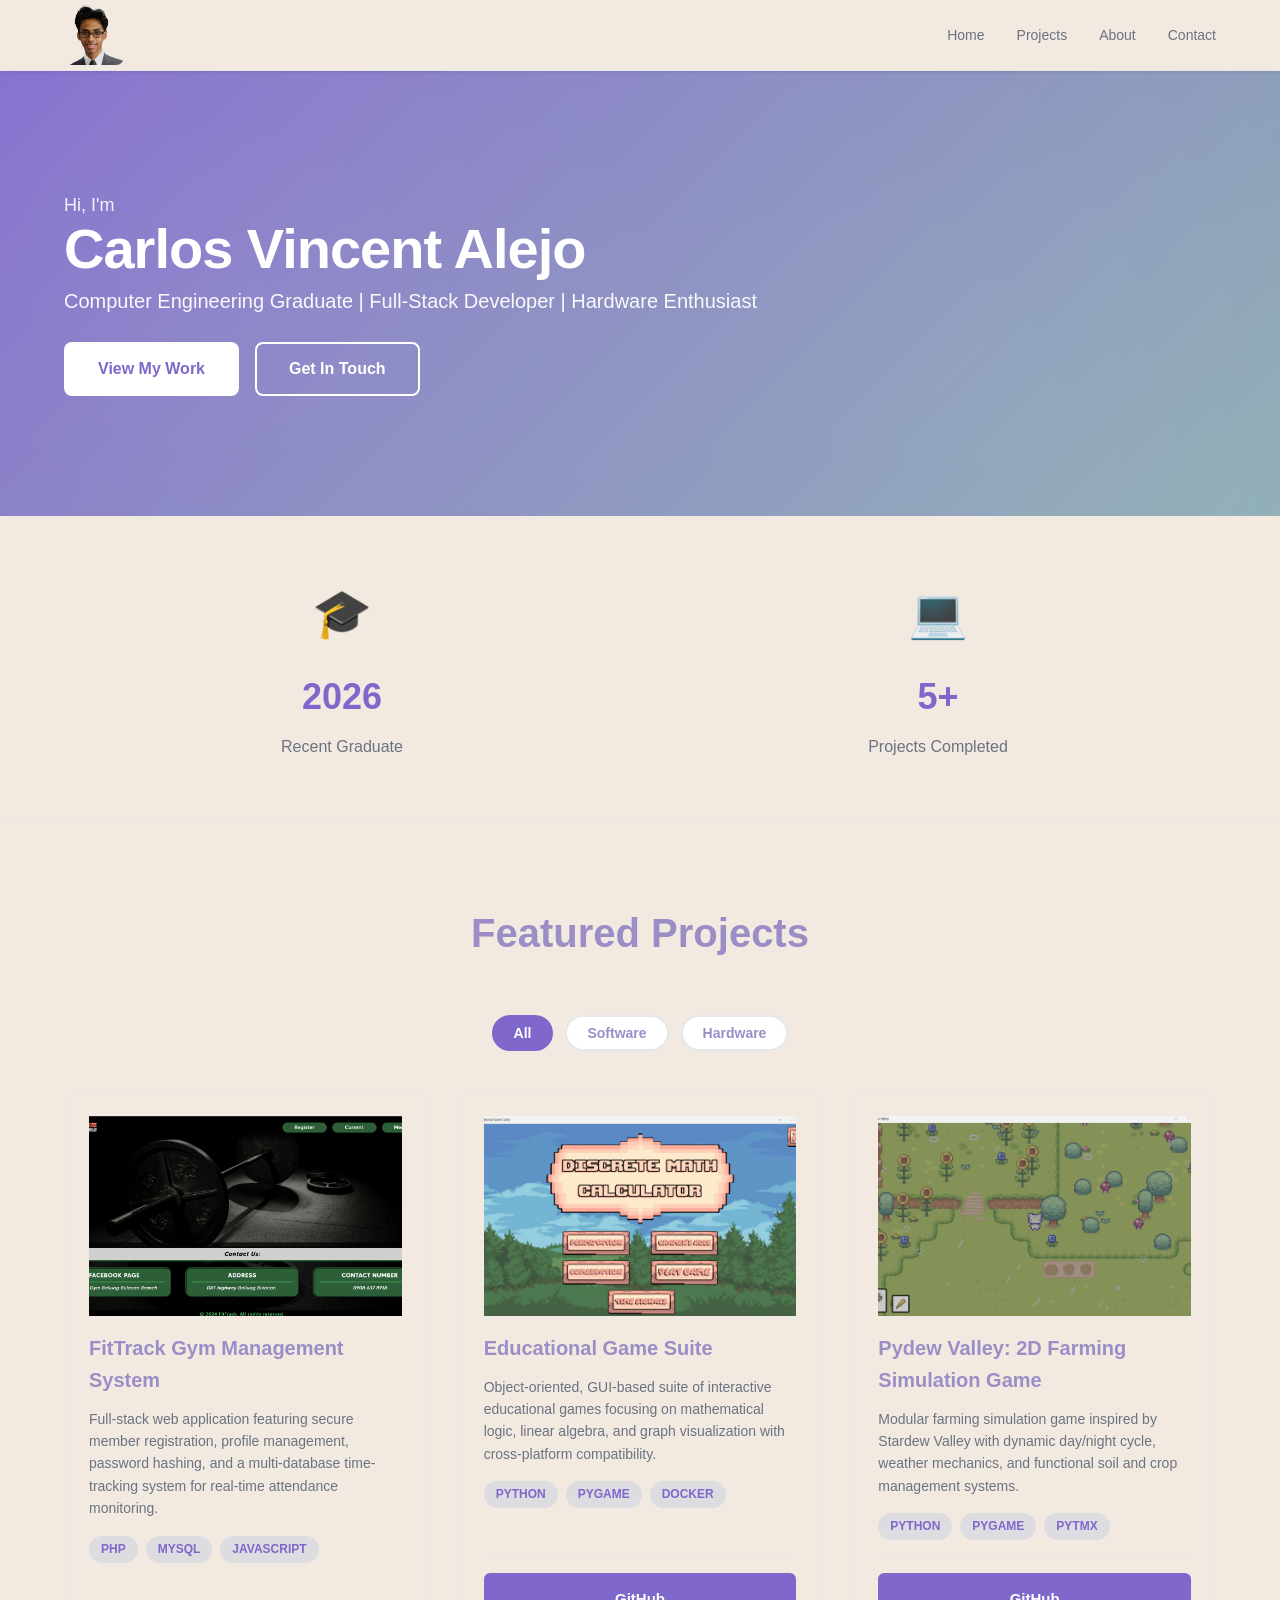
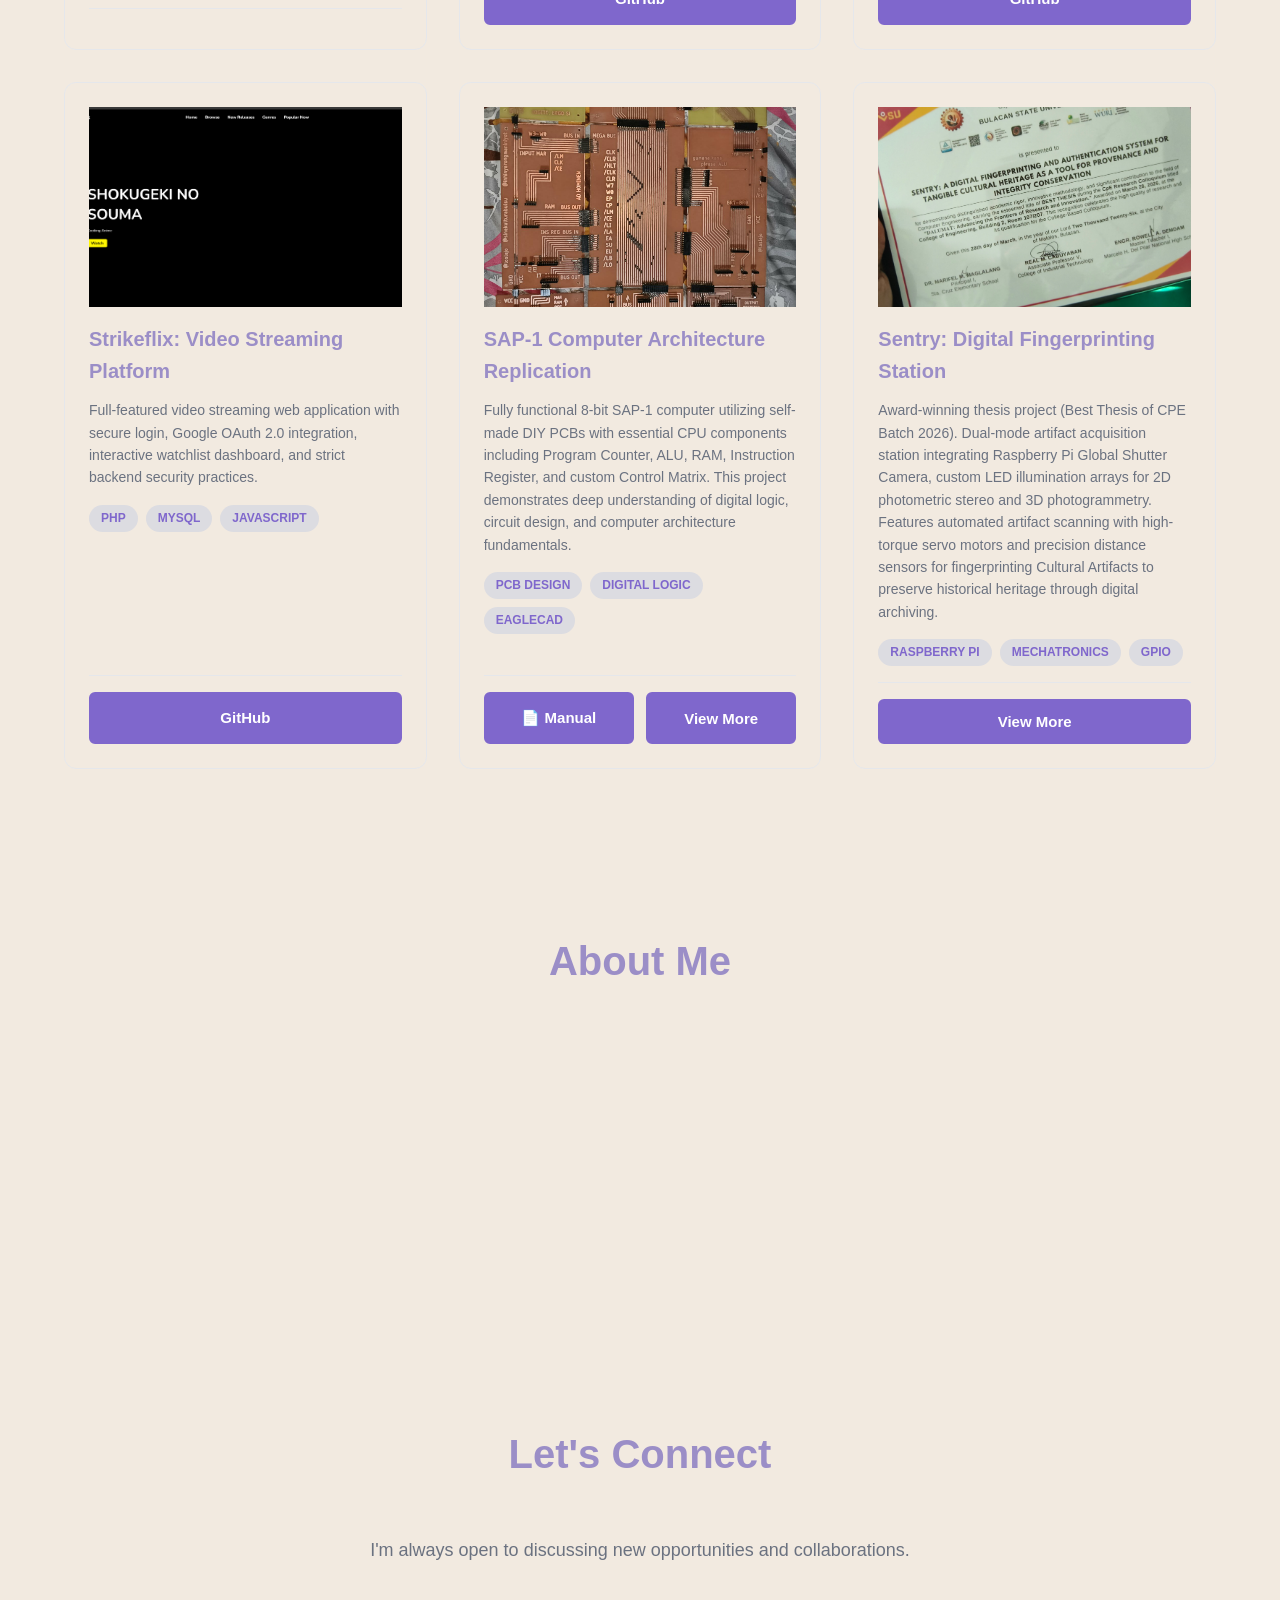
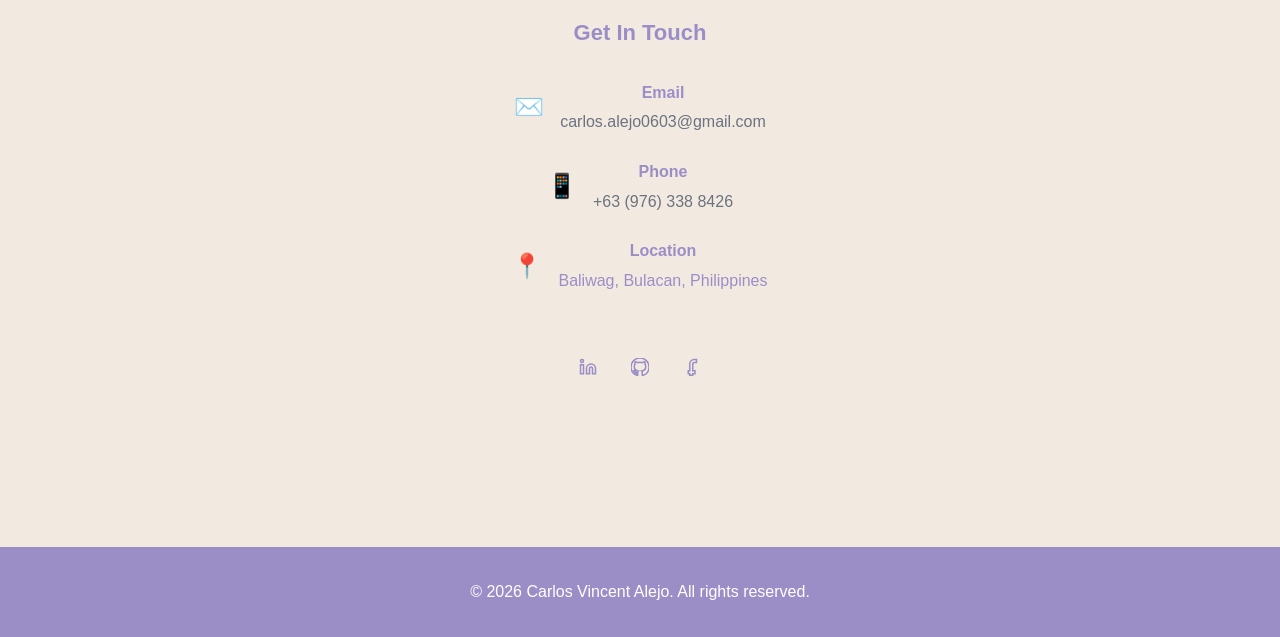
<file: index.html>
<!DOCTYPE html>
<html lang="en">

<head>
    <meta charset="UTF-8">
    <meta name="viewport" content="width=device-width, initial-scale=1.0">
    <title>Carlos Vincent Alejo — Portfolio</title>
    <link rel="stylesheet" href="index.css">
</head>

<body>
    <!-- Navigation -->
    <nav class="navbar">
        <div class="nav-container">
            <a href="#home" class="nav-brand">
                <img src="Assets/Media/logo/logo.png" alt="Logo" class="nav-logo">
            </a>
            <ul class="nav-links">
                <li><a href="#home">Home</a></li>
                <li><a href="#projects">Projects</a></li>
                <li><a href="#about">About</a></li>
                <li><a href="#contact">Contact</a></li>
            </ul>
            <button class="mobile-menu-btn" id="mobileMenuBtn">☰</button>
        </div>
    </nav>

    <!-- Hero Section -->
    <section class="hero" id="home">
        <div class="container">
            <div class="hero-content">
                <p class="hero-greeting">Hi, I'm</p>
                <h1 class="hero-title">Carlos Vincent Alejo</h1>
                <p class="hero-subtitle">Computer Engineering Graduate | Full-Stack Developer | Hardware Enthusiast
                </p>
                <div class="hero-buttons">
                    <a href="#projects" class="btn btn-primary">View My Work</a>
                    <a href="#contact" class="btn btn-secondary">Get In Touch</a>
                </div>
            </div>
        </div>
    </section>

    <!-- Highlights Section -->
    <section class="highlights">
        <div class="container">
            <div class="highlights-grid">
                <div class="highlight-card">
                    <div class="highlight-icon">🎓</div>
                    <div class="highlight-value">2026</div>
                    <div class="highlight-label">Recent Graduate</div>
                </div>
                <div class="highlight-card">
                    <div class="highlight-icon">💻</div>
                    <div class="highlight-value">5+</div>
                    <div class="highlight-label">Projects Completed</div>
                </div>
            </div>
        </div>
    </section>

    <!-- Projects Section -->
    <section class="projects" id="projects">
        <div class="container">
            <h2 class="section-title">Featured Projects</h2>

            <div class="filter-buttons">
                <button class="filter-btn active" data-filter="all">All</button>
                <button class="filter-btn" data-filter="software">Software</button>
                <button class="filter-btn" data-filter="hardware">Hardware</button>
            </div>

            <div class="projects-grid" id="projectsGrid">
                <!-- Projects will be inserted by JavaScript -->
            </div>
        </div>
    </section>

    <!-- About Section -->
    <section class="about" id="about">
        <div class="container">
            <h2 class="section-title">About Me</h2>
            <div class="about-content">
                <div class="about-text">
                    <h3>About Me</h3>
                    <p>
                        Versatile Computer Engineer with a strong foundation in full-stack web development
                        and
                        hardware integration. Skilled in front-end and back-end programming, alongside multimedia design
                        and video editing. Eager to leverage technical expertise and collaborative problem-solving to
                        contribute efficiently to a dynamic team.
                    </p>
                </div>
                <div class="about-skills">
                    <h3>Skills</h3>
                    <div class="skill-list">
                        <span class="skill-tag">C/C++</span>
                        <span class="skill-tag">Java</span>
                        <span class="skill-tag">Python</span>
                        <span class="skill-tag">PHP</span>
                        <span class="skill-tag">JavaScript</span>
                        <span class="skill-tag">HTML/CSS</span>
                        <span class="skill-tag">React</span>
                        <span class="skill-tag">Laravel</span>
                        <span class="skill-tag">MySQL</span>
                        <span class="skill-tag">Arduino</span>
                        <span class="skill-tag">Raspberry Pi</span>
                        <span class="skill-tag">PCB Design</span>
                    </div>
                </div>
            </div>
        </div>
    </section>

    <!-- Contact Section -->
    <section class="contact" id="contact">
        <div class="container">
            <h2 class="section-title">Let's Connect</h2>
            <p class="section-subtitle">I'm always open to discussing new opportunities and collaborations.</p>

            <div class="contact-info">
                <h3>Get In Touch</h3>
                <div class="contact-item">
                    <span class="contact-icon">✉️</span>
                    <div>
                        <p class="contact-label">Email</p>
                        <a href="mailto:hello@yourname.com">carlos.alejo0603@gmail.com</a>
                    </div>
                </div>
                <div class="contact-item">
                    <span class="contact-icon">📱</span>
                    <div>
                        <p class="contact-label">Phone</p>
                        <a href="tel:+15551234567">+63 (976) 338 8426</a>
                    </div>
                </div>
                <div class="contact-item">
                    <span class="contact-icon">📍</span>
                    <div>
                        <p class="contact-label">Location</p>
                        <p>Baliwag, Bulacan, Philippines</p>
                    </div>
                </div>
                <div class="social-links">
                    <a href="https://www.linkedin.com/in/loslejo2003/" class="social-link" title="LinkedIn"
                        aria-label="LinkedIn" target="_blank" rel="noopener noreferrer">
                        <svg width="24" height="24" viewBox="0 0 24 24" fill="none" stroke="currentColor"
                            stroke-width="2">
                            <path
                                d="M16 8a6 6 0 016 6v7h-4v-7a2 2 0 00-2-2 2 2 0 00-2 2v7h-4v-7a6 6 0 016-6zM2 9h4v12H2z">
                            </path>
                            <circle cx="4" cy="4" r="2"></circle>
                        </svg>
                    </a>
                    <a href="https://github.com/LosLejo" class="social-link" title="GitHub" aria-label="GitHub"
                        target="_blank" rel="noopener noreferrer">
                        <svg width="24" height="24" viewBox="0 0 24 24" fill="none" stroke="currentColor"
                            stroke-width="2">
                            <path
                                d="M12 0c-6.626 0-12 5.373-12 12 0 5.302 3.438 9.8 8.207 11.387.599.111.793-.261.793-.577v-2.234c-3.338.726-4.033-1.416-4.033-1.416-.546-1.387-1.333-1.756-1.333-1.756-1.089-.745.083-.729.083-.729 1.205.084 1.839 1.237 1.839 1.237 1.07 1.834 2.807 1.304 3.492.997.107-.775.418-1.305.762-1.604-2.665-.305-5.467-1.334-5.467-5.931 0-1.311.469-2.381 1.236-3.221-.124-.303-.535-1.524.117-3.176 0 0 1.008-.322 3.301 1.23.957-.266 1.983-.399 3.003-.404 1.02.005 2.047.138 3.006.404 2.291-1.552 3.297-1.23 3.297-1.23.653 1.653.242 2.874.118 3.176.77.84 1.235 1.911 1.235 3.221 0 4.609-2.807 5.624-5.479 5.921.43.372.823 1.102.823 2.222v 3.293c0 .319.192.694.801.576 4.765-1.589 8.199-6.086 8.199-11.386 0-6.627-5.373-12-12-12z">
                            </path>
                        </svg>
                    </a>
                    <a href="https://www.facebook.com/lejoloss" class="social-link" title="Facebook"
                        aria-label="Facebook" target="_blank" rel="noopener noreferrer">
                        <svg width="24" height="24" viewBox="0 0 24 24" fill="none" stroke="currentColor"
                            stroke-width="2">
                            <path d="M18 2h-3a6 6 0 00-6 6v9h-2v4h2v2h4v-2h3v-4h-3V8a2 2 0 012-2h3z"></path>
                        </svg>
                    </a>
                </div>
            </div>
        </div>
    </section>

    <!-- Footer -->
    <footer class="footer">
        <div class="container">
            <p>&copy; 2026 Carlos Vincent Alejo. All rights reserved.</p>
        </div>
    </footer>

    <!-- Project Modal -->
    <div id="projectModal" class="modal">
        <div class="modal-content">
            <span class="modal-close">&times;</span>
            <h2 id="modalTitle"></h2>
            <div class="modal-body">
                <div class="modal-gallery" id="modalGallery"></div>
                <div class="modal-details">
                    <div class="modal-year" id="modalYear"></div>
                    <p id="modalDescription"></p>
                    <div class="modal-tags" id="modalTags"></div>
                    <div class="modal-links" id="modalLinks"></div>
                </div>
            </div>
        </div>
    </div>

    <script src="index.js"></script>
</body>

</html>
</file>
<file: index.css>
* {
    margin: 0;
    padding: 0;
    box-sizing: border-box;
}

:root {
    --primary: #7f67cc;
    --primary-dark: #89aab0;
    --primary-light: #3b82f6;
    --text-dark: #9B8EC7;
    --text-light: #6b7280;
    --bg-light: #F2EAE0;
    --bg-white: #F2EAE0;
    --border: #e5e7eb;
    --transition: all 0.3s ease;
}

html {
    scroll-behavior: smooth;
}

/* ======================== Animations ======================== */

@keyframes fadeInUp {
    from {
        opacity: 0;
        transform: translateY(30px);
    }

    to {
        opacity: 1;
        transform: translateY(0);
    }
}

@keyframes fadeInLeft {
    from {
        opacity: 0;
        transform: translateX(-30px);
    }

    to {
        opacity: 1;
        transform: translateX(0);
    }
}

@keyframes fadeInRight {
    from {
        opacity: 0;
        transform: translateX(30px);
    }

    to {
        opacity: 1;
        transform: translateX(0);
    }
}

@keyframes scaleIn {
    from {
        opacity: 0;
        transform: scale(0.9);
    }

    to {
        opacity: 1;
        transform: scale(1);
    }
}

.fade-in-up {
    animation: fadeInUp 0.8s ease forwards;
}

.fade-in-left {
    animation: fadeInLeft 0.8s ease forwards;
}

.fade-in-right {
    animation: fadeInRight 0.8s ease forwards;
}

.scale-in {
    animation: scaleIn 0.8s ease forwards;
}

[style*="animationDelay"] {
    animation-delay: inherit !important;
}

body {
    font-family: -apple-system, BlinkMacSystemFont, 'Segoe UI', Roboto, 'Helvetica Neue', Arial, sans-serif;
    color: var(--text-dark);
    background-color: var(--bg-light);
    line-height: 1.6;
}

.container {
    max-width: 1200px;
    margin: 0 auto;
    padding: 0 24px;
}

/* ======================== Navigation ======================== */

.navbar {
    background-color: var(--bg-white);
    border-bottom: 1px solid var(--border);
    position: sticky;
    top: 0;
    z-index: 50;
    box-shadow: 0 1px 3px rgba(0, 0, 0, 0.1);
}

.nav-container {
    max-width: 1200px;
    margin: 0 auto;
    padding: 0 24px;
    display: flex;
    justify-content: space-between;
    align-items: center;
    height: 70px;
}

.nav-brand {
    text-decoration: none;
    display: flex;
    align-items: flex-end;
    justify-content: center;
}

.nav-logo {
    height: 60px;
    width: auto;
    max-width: 180px;
    border-radius: 8px;
    transition: var(--transition);
}

.nav-brand:hover .nav-logo {
    transform: scale(1.05);
}

.nav-links {
    display: flex;
    gap: 32px;
    list-style: none;
}

.nav-links a {
    text-decoration: none;
    color: var(--text-light);
    font-size: 14px;
    font-weight: 500;
    transition: var(--transition);
    position: relative;
}

.nav-links a:hover {
    color: var(--primary);
}

.nav-links a::after {
    content: '';
    position: absolute;
    bottom: -4px;
    left: 0;
    width: 0;
    height: 2px;
    background-color: var(--primary);
    transition: width 0.3s ease;
}

.nav-links a:hover::after {
    width: 100%;
}

.mobile-menu-btn {
    display: none;
    background: none;
    border: none;
    font-size: 24px;
    cursor: pointer;
    color: var(--text-dark);
}

/* ======================== Hero Section ======================== */

.hero {
    background: linear-gradient(135deg, var(--primary) 0%, var(--primary-dark) 100%);
    color: white;
    padding: 120px 0;
    position: relative;
    overflow: hidden;
}

.hero::before {
    content: '';
    position: absolute;
    top: 0;
    left: 0;
    width: 100%;
    height: 100%;
    opacity: 0.1;
    background-image: radial-gradient(circle at 20% 50%, white, transparent),
        radial-gradient(circle at 80% 80%, white, transparent);
    pointer-events: none;
}

.hero-content {
    position: relative;
    z-index: 1;
    max-width: 800px;
}

.hero-greeting {
    font-size: 18px;
    margin-bottom: -5px;
    opacity: 0.9;
}

.hero-title {
    font-size: 56px;
    font-weight: 800;
    line-height: 1.2;
    margin-bottom: 3px;
    letter-spacing: -1px;
}

.hero-subtitle {
    font-size: 20px;
    margin-bottom: 25px;
    opacity: 0.95;
}

.hero-buttons {
    display: flex;
    gap: 16px;
    flex-wrap: wrap;
}

/* ======================== Buttons ======================== */

.btn {
    display: inline-block;
    padding: 12px 32px;
    border-radius: 8px;
    text-decoration: none;
    font-weight: 600;
    font-size: 16px;
    transition: var(--transition);
    border: 2px solid transparent;
    cursor: pointer;
    text-align: center;
}

.btn-primary {
    background-color: white;
    color: var(--primary);
}

.btn-primary:hover {
    background-color: var(--bg-light);
    transform: translateY(-2px);
    box-shadow: 0 10px 25px rgba(0, 0, 0, 0.2);
}

.btn-secondary {
    background-color: transparent;
    color: white;
    border-color: white;
}

.btn-secondary:hover {
    background-color: white;
    color: var(--primary);
}

/* ======================== Highlights Section ======================== */

.highlights {
    background-color: var(--bg-white);
    padding: 60px 0;
    border-bottom: 1px solid var(--border);
}

.highlights-grid {
    display: grid;
    grid-template-columns: repeat(auto-fit, minmax(250px, 1fr));
    gap: 40px;
}

.highlight-card {
    text-align: center;
}

.highlight-icon {
    font-size: 48px;
    margin-bottom: 16px;
}

.highlight-value {
    font-size: 36px;
    font-weight: 800;
    color: var(--primary);
    margin-bottom: 8px;
}

.highlight-label {
    font-size: 16px;
    color: var(--text-light);
}

/* ======================== Projects Section ======================== */

.projects {
    padding: 80px 0;
    background-color: var(--bg-white);
}

.section-title {
    font-size: 40px;
    font-weight: 800;
    margin-bottom: 50px;
    text-align: center;
    color: var(--text-dark);
}

.filter-buttons {
    display: flex;
    gap: 12px;
    justify-content: center;
    margin-bottom: 40px;
    flex-wrap: wrap;
}

.filter-btn {
    padding: 8px 20px;
    border: 2px solid var(--border);
    background-color: white;
    color: var(--text-dark);
    border-radius: 25px;
    font-weight: 600;
    cursor: pointer;
    transition: var(--transition);
    font-size: 14px;
    text-transform: capitalize;
}

.filter-btn:hover {
    border-color: var(--primary);
    color: var(--primary);
}

.filter-btn.active {
    background-color: var(--primary);
    color: white;
    border-color: var(--primary);
}

.projects-grid {
    display: grid;
    grid-template-columns: repeat(auto-fill, minmax(300px, 1fr));
    gap: 32px;
}

.project-card {
    background-color: var(--bg-light);
    border-radius: 12px;
    padding: 24px;
    transition: var(--transition);
    border: 1px solid var(--border);
    display: flex;
    flex-direction: column;
}

.project-card:hover {
    transform: translateY(-8px);
    box-shadow: 0 20px 40px rgba(0, 0, 0, 0.1);
    border-color: var(--primary-light);
}

.project-image {
    width: 100%;
    height: 200px;
    background: linear-gradient(135deg, var(--primary-light), var(--primary));
    border-radius: 8px;
    margin-bottom: 16px;
}

.project-card h3 {
    font-size: 20px;
    margin-bottom: 12px;
    color: var(--text-dark);
}

.project-card p {
    color: var(--text-light);
    font-size: 14px;
    margin-bottom: 16px;
}

.project-tags {
    display: flex;
    gap: 8px;
    flex-wrap: wrap;
    margin-bottom: 16px;
}

.project-tag {
    display: inline-block;
    padding: 4px 12px;
    background-color: rgba(37, 99, 235, 0.1);
    color: var(--primary);
    border-radius: 20px;
    font-size: 12px;
    font-weight: 600;
    text-transform: uppercase;
}

.project-footer {
    display: flex;
    gap: 12px;
    padding-top: 16px;
    margin-top: auto;
    border-top: 1px solid var(--border);
}

.project-link {
    flex: 1;
    padding: 12px 16px;
    text-align: center;
    border-radius: 6px;
    text-decoration: none;
    font-size: 15px;
    font-weight: 600;
    color: white;
    background-color: var(--primary);
    border: 2px solid var(--primary);
    transition: var(--transition);
}

.project-link:hover {
    background-color: transparent;
    color: var(--primary);
    border-color: var(--primary);
}

.view-more-btn {
    flex: 1;
    padding: 12px 16px;
    text-align: center;
    border-radius: 6px;
    text-decoration: none;
    font-size: 15px;
    font-weight: 600;
    color: white;
    background-color: var(--primary);
    border: 2px solid var(--primary);
    transition: var(--transition);
    cursor: pointer;
}

.view-more-btn:hover {
    background-color: transparent;
    color: var(--primary);
    border-color: var(--primary);
}

/* ======================== About Section ======================== */

.about {
    padding: 80px 0;
    background-color: var(--bg-light);
}

.about-content {
    display: grid;
    grid-template-columns: 1fr 1fr;
    gap: 60px;
    align-items: start;
}

.about-text h3,
.about-skills h3 {
    font-size: 24px;
    margin-bottom: 20px;
    color: var(--text-dark);
}

.about-text p {
    margin-bottom: 16px;
    color: var(--text-light);
    line-height: 1.8;
}

.skill-list {
    display: flex;
    flex-wrap: wrap;
    gap: 12px;
}

.skill-tag {
    display: inline-block;
    padding: 8px 18px;
    background-color: white;
    color: var(--primary);
    border: 1px solid var(--primary);
    border-radius: 6px;
    font-size: 14px;
    font-weight: 600;
}

/* ======================== Contact Section ======================== */

.contact {
    padding: 80px 0;
    background-color: var(--bg-white);
}

.section-subtitle {
    text-align: center;
    font-size: 18px;
    color: var(--text-light);
    margin-bottom: 50px;
    max-width: 600px;
    margin-left: auto;
    margin-right: auto;
}

.contact-content {
    display: flex;
    justify-content: center;
    align-items: center;
    width: 100%;
}

.contact-info h3 {
    font-size: 22px;
    margin-bottom: 30px;
    color: var(--text-dark);
    text-align: center;
}

.contact-info {
    max-width: 400px;
    margin: 0 auto;
    display: flex;
    flex-direction: column;
    align-items: center;
}

.contact-item {
    display: flex;
    gap: 16px;
    margin-bottom: 24px;
    align-items: center;
}

.contact-item>div {
    text-align: center;
}

.contact-icon {
    font-size: 24px;
    flex-shrink: 0;
}

.contact-label {
    font-weight: 600;
    margin-bottom: 4px;
    color: var(--text-dark);
}

.contact-item a {
    color: var(--text-light);
    text-decoration: none;
    transition: var(--transition);
}

.contact-item a:hover {
    color: var(--primary);
}

.social-links {
    display: flex;
    gap: 12px;
    margin-top: 30px;
    justify-content: center;
}

.social-link {
    width: 40px;
    height: 40px;
    background-color: var(--bg-light);
    color: var(--text-dark);
    border-radius: 8px;
    display: flex;
    align-items: center;
    justify-content: center;
    text-decoration: none;
    font-weight: 600;
    transition: var(--transition);
}

.social-link svg {
    width: 18px;
    height: 18px;
}

.social-link:hover {
    background-color: var(--primary);
    color: white;
}

/* ======================== Contact Form ======================== */

.contact-form {
    background-color: var(--bg-light);
    padding: 40px;
    border-radius: 12px;
}

.form-group {
    margin-bottom: 24px;
}

.form-group label {
    display: block;
    margin-bottom: 8px;
    font-weight: 600;
    color: var(--text-dark);
}

.form-group input,
.form-group textarea {
    width: 100%;
    padding: 12px 16px;
    border: 1px solid var(--border);
    border-radius: 8px;
    font-family: inherit;
    font-size: 14px;
    transition: var(--transition);
}

.form-group input:focus,
.form-group textarea:focus {
    outline: none;
    border-color: var(--primary);
    box-shadow: 0 0 0 3px rgba(37, 99, 235, 0.1);
}

.contact-form .btn {
    width: 100%;
}

/* ======================== Footer ======================== */

.footer {
    background-color: var(--text-dark);
    color: white;
    text-align: center;
    padding: 32px 0;
    margin-top: 80px;
}

/* ======================== Project Modal ======================== */

.modal {
    position: fixed;
    z-index: 1000;
    left: 0;
    top: 0;
    width: 100%;
    height: 100%;
    background-color: rgba(0, 0, 0, 0.5);
    visibility: hidden;
    opacity: 0;
    transition: opacity 0.3s ease, visibility 0.3s ease;
    display: flex;
    align-items: center;
    justify-content: center;
}

.modal.active {
    visibility: visible;
    opacity: 1;
}

.modal-content {
    background-color: var(--bg-white);
    padding: 40px;
    border-radius: 12px;
    max-width: 600px;
    width: 90%;
    max-height: 80vh;
    overflow-y: auto;
    position: relative;
    transform: scale(0.9);
    transition: transform 0.3s ease;
}

.modal.active .modal-content {
    transform: scale(1);
}

.modal-close {
    position: absolute;
    right: 20px;
    top: 20px;
    font-size: 28px;
    font-weight: bold;
    color: var(--text-dark);
    cursor: pointer;
    line-height: 1;
    background: none;
    border: none;
    padding: 0;
}

.modal-close:hover {
    color: var(--primary-light);
}

#modalTitle {
    color: var(--text-dark);
    margin-bottom: 20px;
    font-size: 28px;
}

.modal-gallery {
    display: grid;
    grid-template-columns: repeat(2, 1fr);
    gap: 12px;
    margin-bottom: 25px;
}

.modal-gallery-item {
    width: 100%;
    height: 150px;
    background: linear-gradient(135deg, var(--primary-light), var(--primary));
    border-radius: 8px;
    display: flex;
    align-items: center;
    justify-content: center;
    color: white;
    font-size: 12px;
    text-align: center;
    overflow: hidden;
    transition: var(--transition);
    cursor: pointer;
}

.modal-gallery-item:hover {
    transform: scale(1.05);
    box-shadow: 0 8px 16px rgba(0, 0, 0, 0.2);
}

.modal-gallery-item img {
    width: 100%;
    height: 100%;
    object-fit: cover;
    cursor: pointer;
}

.modal-gallery-item.placeholder {
    background: linear-gradient(135deg, #dbeafe, #93c5fd);
    color: #1e40af;
}

.modal-details {
    display: flex;
    flex-direction: column;
    gap: 15px;
}

#modalDescription {
    color: var(--text-light);
    line-height: 1.8;
    margin: 0;
    margin-bottom: 20px;
}

.modal-tags {
    display: flex;
    flex-wrap: wrap;
    gap: 8px;
    margin-bottom: 15px;
}

.modal-tags .project-tag {
    background-color: var(--bg-light);
    color: var(--text-dark);
    padding: 6px 12px;
    border-radius: 20px;
    font-size: 12px;
    font-weight: 500;
}

.modal-year {
    color: var(--text-light);
    font-size: 14px;
    margin-bottom: 20px;
    font-weight: 500;
}

.modal-links {
    display: flex;
    gap: 12px;
    margin-top: 25px;
}

.modal-links .project-link {
    flex: 1;
    padding: 12px 16px;
    text-align: center;
    border-radius: 6px;
    text-decoration: none;
    font-size: 15px;
    font-weight: 600;
    color: white;
    background-color: var(--primary);
    border: 2px solid var(--primary);
    transition: var(--transition);
}

.modal-links .project-link:hover {
    background-color: transparent;
    color: var(--primary);
    border-color: var(--primary);
}

@keyframes fadeIn {
    from {
        opacity: 0;
    }

    to {
        opacity: 1;
    }
}

@keyframes slideUp {
    from {
        transform: translateY(30px);
        opacity: 0;
    }

    to {
        transform: translateY(0);
        opacity: 1;
    }
}

/* ======================== Responsive Design ======================== */

@media (max-width: 768px) {
    .hero-title {
        font-size: 36px;
    }

    .hero-subtitle {
        font-size: 18px;
    }

    .section-title {
        font-size: 32px;
        margin-bottom: 32px;
    }

    .nav-links {
        display: none;
    }

    .mobile-menu-btn {
        display: block;
    }

    .about-content {
        grid-template-columns: 1fr;
        gap: 40px;
    }

    .contact-content {
        grid-template-columns: 1fr;
        gap: 40px;
    }

    .hero-buttons {
        flex-direction: column;
    }

    .btn {
        width: 100%;
    }
}

@media (max-width: 480px) {
    .hero {
        padding: 60px 0;
    }

    .hero-title {
        font-size: 28px;
    }

    .hero-subtitle {
        font-size: 16px;
    }

    .section-title {
        font-size: 24px;
    }

    .hero-buttons {
        flex-direction: column;
    }

    .projects-grid {
        grid-template-columns: 1fr;
    }

    .contact-form {
        padding: 20px;
    }

    .highlight-value {
        font-size: 28px;
    }
}
</file>
